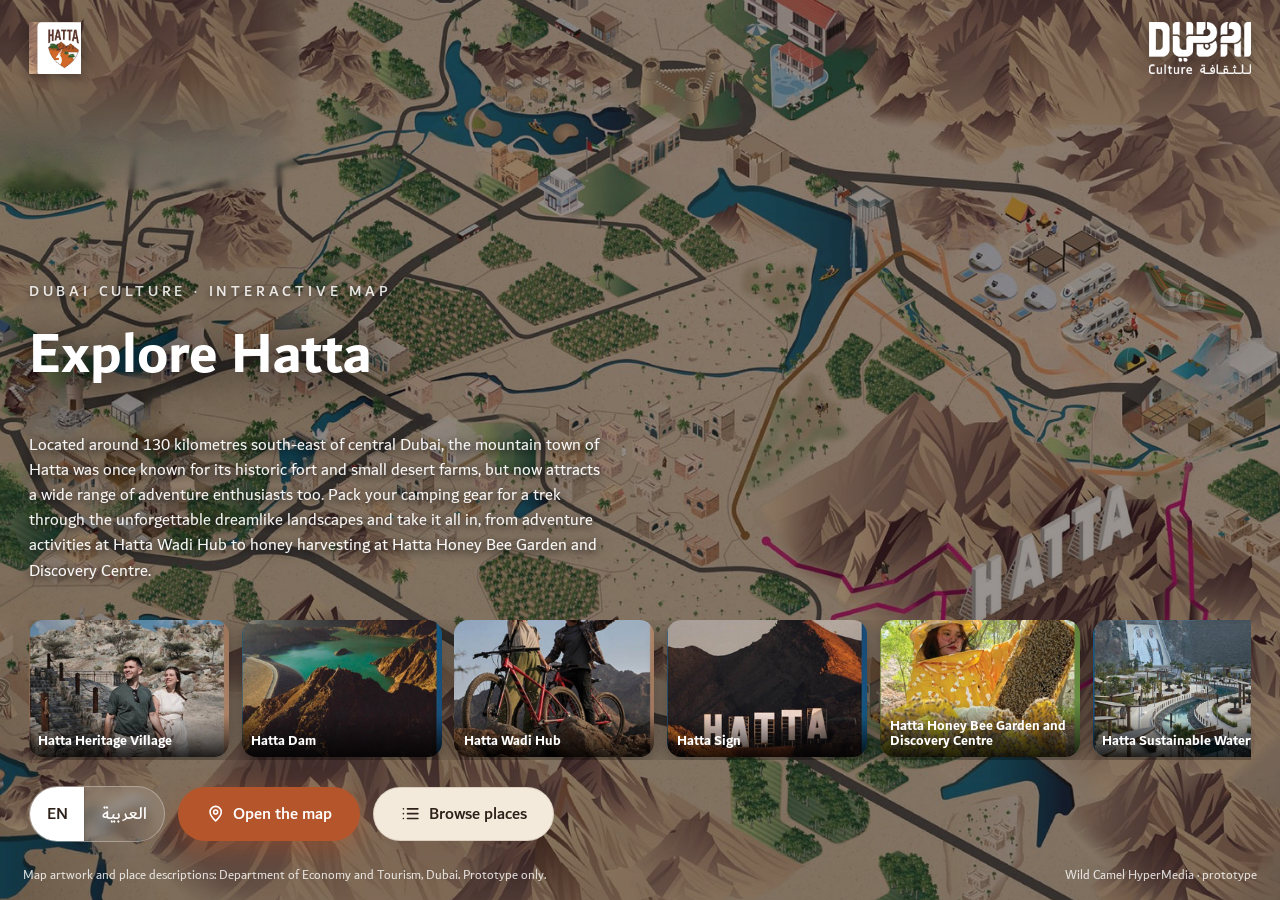
<file: index.html>
<!DOCTYPE html>
<html lang="en">
<head>
  <meta charset="utf-8">
  <meta name="viewport" content="width=device-width, initial-scale=1, maximum-scale=1, viewport-fit=cover">
  <title>Explore Hatta — Interactive Map (prototype)</title>
  <meta name="description" content="Interactive map of Hatta for web and kiosk — Wild Camel HyperMedia prototype for Dubai Culture.">
  <meta name="robots" content="noindex, nofollow">
  <link rel="stylesheet" href="map.css">
  <style>
    /* Demo page shell only — the component itself is fully scoped under #hatta-map-widget */
    html, body { margin: 0; height: 100%; background: #F4EADB; }
    #hatta-map-widget { height: 100vh; height: 100dvh; }
  </style>
</head>
<body>
  <div id="hatta-map-widget" data-lang="en" dir="ltr"></div>

  <!-- data/pois.js makes the prototype work from file:// (kiosk); map.js falls back to fetch(dataUrl) without it -->
  <script src="data/pois.js"></script>
  <script src="map.js"></script>
  <script>
    (function () {
      // Demo switches via URL:  ?mode=kiosk|web  &orientation=auto|landscape|portrait  &lang=en|ar  &landing=0  &idle=60  &art=clean|print
      var q = {};
      window.location.search.replace(/^\?/, '').split('&').forEach(function (kv) {
        if (!kv) return; var p = kv.split('='); q[decodeURIComponent(p[0])] = decodeURIComponent(p[1] || '');
      });
      window.HattaMap.init({
        container: '#hatta-map-widget',
        mode: q.mode === 'kiosk' ? 'kiosk' : 'web',
        orientation: q.orientation || 'auto',
        lang: q.lang || 'en',
        showLangToggle: true,
        showLanding: q.landing !== '0',
        idleSeconds: q.idle ? parseInt(q.idle, 10) : 75,
        dataUrl: 'data/pois.json',
        artwork: q.art === 'print' ? 'print' : 'clean',
        assetsBase: ''
      });
    })();
  </script>
</body>
</html>
</file>
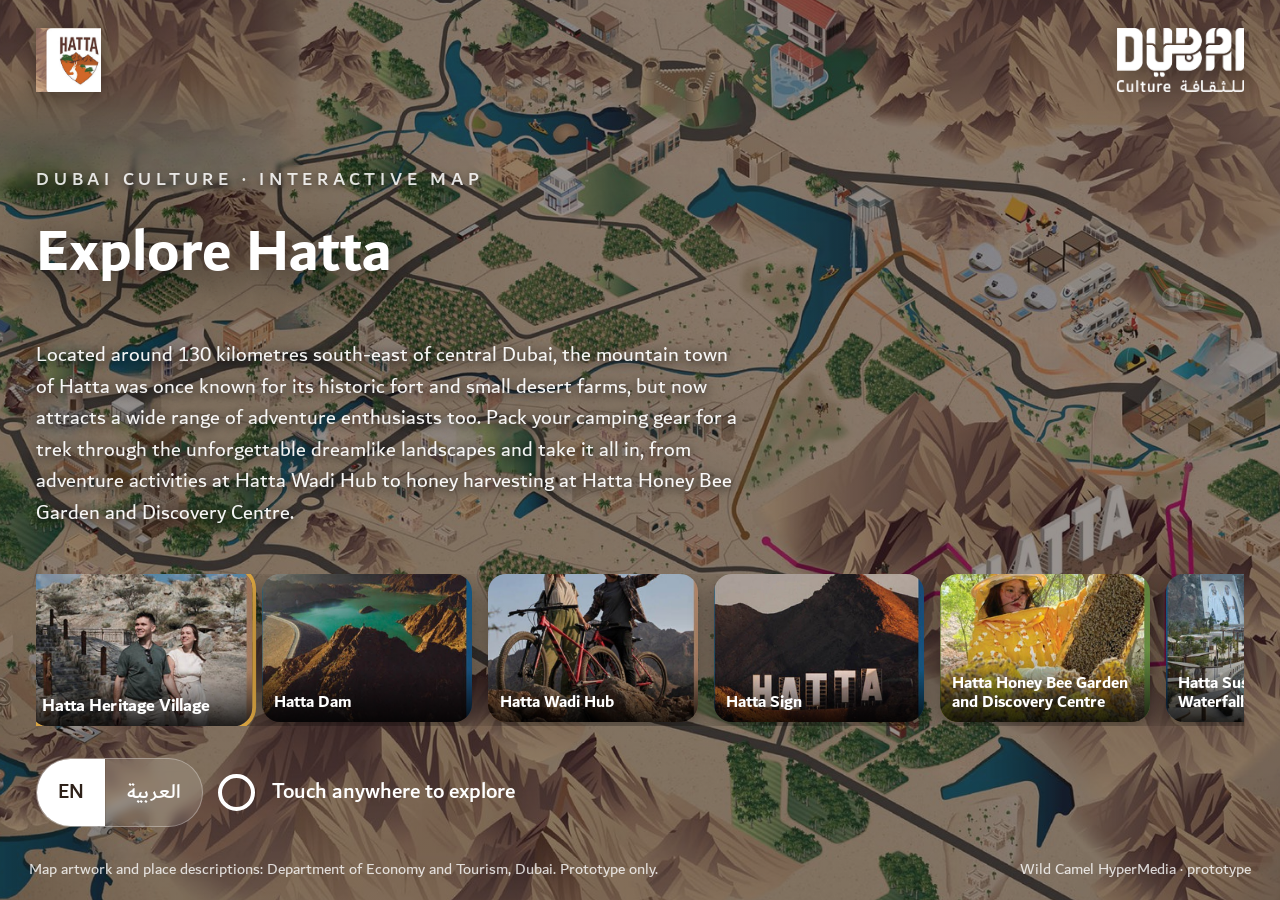
<file: kiosk-portrait.html>
<!DOCTYPE html>
<html lang="en">
<head>
  <meta charset="utf-8">
  <meta name="viewport" content="width=device-width, initial-scale=1, maximum-scale=1, viewport-fit=cover">
  <title>Explore Hatta — Kiosk (portrait)</title>
  <meta name="description" content="Interactive map of Hatta for web and kiosk — Wild Camel HyperMedia prototype for Dubai Culture.">
  <meta name="robots" content="noindex, nofollow">
  <link rel="manifest" href="manifest-kiosk-portrait.webmanifest">
  <meta name="theme-color" content="#FFFDF9">
  <meta name="application-name" content="Explore Hatta">
  <meta name="mobile-web-app-capable" content="yes">
  <meta name="apple-mobile-web-app-capable" content="yes">
  <meta name="apple-mobile-web-app-status-bar-style" content="default">
  <meta name="apple-mobile-web-app-title" content="Hatta Kiosk">
  <link rel="apple-touch-icon" sizes="180x180" href="assets/icons/apple-touch-icon.png">
  <link rel="icon" type="image/png" sizes="32x32" href="assets/icons/favicon-32.png">
  <link rel="icon" type="image/png" sizes="16x16" href="assets/icons/favicon-16.png">
  <link rel="shortcut icon" href="assets/icons/favicon.ico">
  <link rel="stylesheet" href="map.css">
  <style>
    /* Demo page shell only — the component itself is fully scoped under #hatta-map-widget */
    html, body { margin: 0; height: 100%; background: #F4EADB; }
    #hatta-map-widget { height: 100vh; height: 100dvh; }
  </style>
</head>
<body>
  <!-- Kiosk entry page: portrait by default (add to a tablet home screen for a demo); the ?switches still work -->
  <div id="hatta-map-widget" data-lang="en" dir="ltr"></div>

  <!-- data/pois.js makes the prototype work from file:// (kiosk); map.js falls back to fetch(dataUrl) without it -->
  <script src="data/pois.js"></script>
  <script src="map.js"></script>
  <script>
    (function () {
      // Demo switches via URL:  ?mode=kiosk|web  &orientation=auto|landscape|portrait  &lang=en|ar  &landing=0  &idle=60  &art=clean|print
      var q = {};
      window.location.search.replace(/^\?/, '').split('&').forEach(function (kv) {
        if (!kv) return; var p = kv.split('='); q[decodeURIComponent(p[0])] = decodeURIComponent(p[1] || '');
      });
      window.HattaMap.init({
        container: '#hatta-map-widget',
        mode: q.mode === 'web' ? 'web' : 'kiosk',
        orientation: q.orientation || 'portrait',
        lang: q.lang || 'en',
        showLangToggle: true,
        showLanding: q.landing !== '0',
        idleSeconds: q.idle ? parseInt(q.idle, 10) : 75,
        dataUrl: 'data/pois.json',
        artwork: q.art === 'print' ? 'print' : 'clean',
        assetsBase: ''
      });
    })();
  </script>
</body>
</html>
</file>
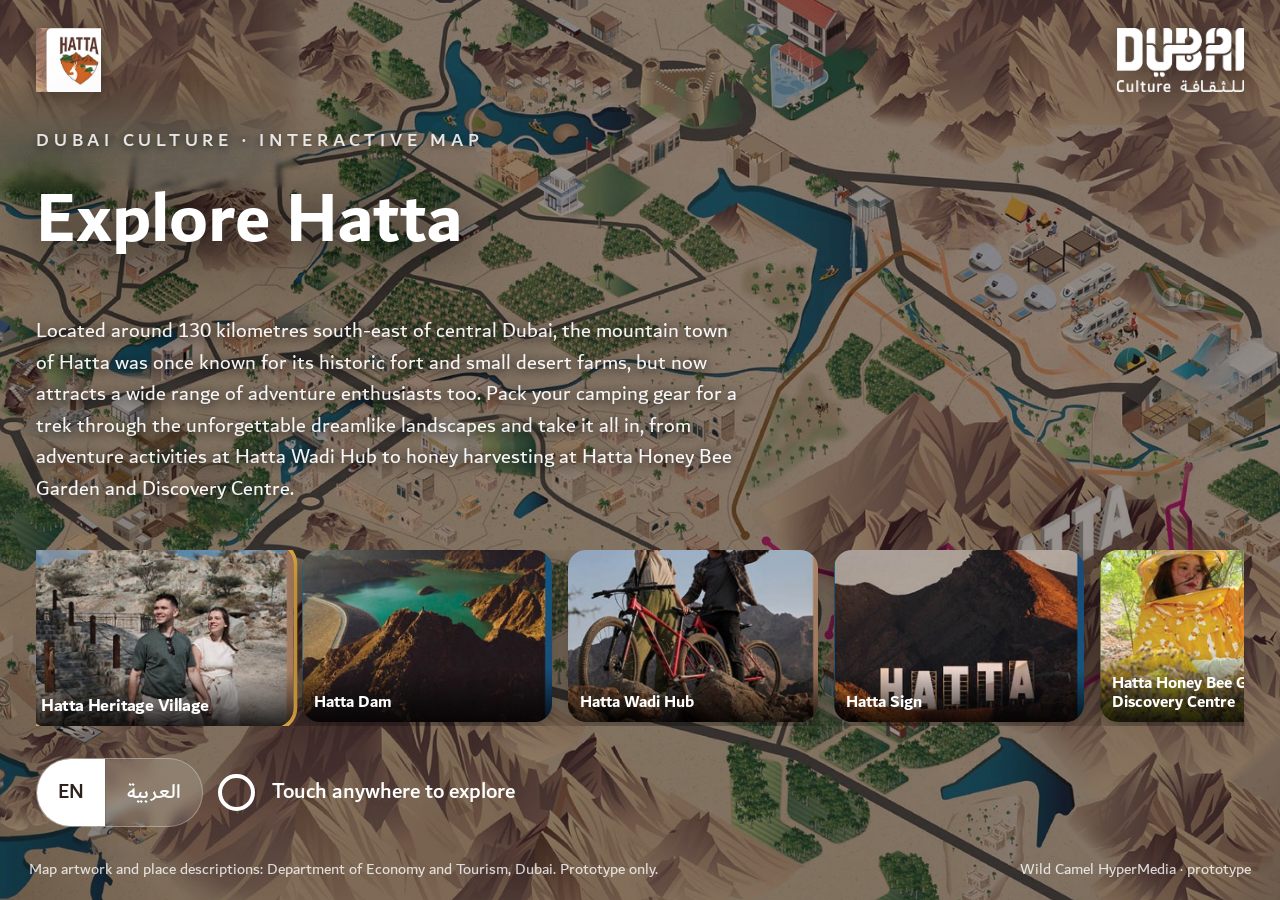
<file: kiosk.html>
<!DOCTYPE html>
<html lang="en">
<head>
  <meta charset="utf-8">
  <meta name="viewport" content="width=device-width, initial-scale=1, maximum-scale=1, viewport-fit=cover">
  <title>Explore Hatta — Kiosk (landscape)</title>
  <meta name="description" content="Interactive map of Hatta for web and kiosk — Wild Camel HyperMedia prototype for Dubai Culture.">
  <meta name="robots" content="noindex, nofollow">
  <link rel="manifest" href="manifest-kiosk.webmanifest">
  <meta name="theme-color" content="#FFFDF9">
  <meta name="application-name" content="Explore Hatta">
  <meta name="mobile-web-app-capable" content="yes">
  <meta name="apple-mobile-web-app-capable" content="yes">
  <meta name="apple-mobile-web-app-status-bar-style" content="default">
  <meta name="apple-mobile-web-app-title" content="Hatta Kiosk">
  <link rel="apple-touch-icon" sizes="180x180" href="assets/icons/apple-touch-icon.png">
  <link rel="icon" type="image/png" sizes="32x32" href="assets/icons/favicon-32.png">
  <link rel="icon" type="image/png" sizes="16x16" href="assets/icons/favicon-16.png">
  <link rel="shortcut icon" href="assets/icons/favicon.ico">
  <link rel="stylesheet" href="map.css">
  <style>
    /* Demo page shell only — the component itself is fully scoped under #hatta-map-widget */
    html, body { margin: 0; height: 100%; background: #F4EADB; }
    #hatta-map-widget { height: 100vh; height: 100dvh; }
  </style>
</head>
<body>
  <!-- Kiosk entry page: landscape by default (add to a tablet home screen for a demo); the ?switches still work -->
  <div id="hatta-map-widget" data-lang="en" dir="ltr"></div>

  <!-- data/pois.js makes the prototype work from file:// (kiosk); map.js falls back to fetch(dataUrl) without it -->
  <script src="data/pois.js"></script>
  <script src="map.js"></script>
  <script>
    (function () {
      // Demo switches via URL:  ?mode=kiosk|web  &orientation=auto|landscape|portrait  &lang=en|ar  &landing=0  &idle=60  &art=clean|print
      var q = {};
      window.location.search.replace(/^\?/, '').split('&').forEach(function (kv) {
        if (!kv) return; var p = kv.split('='); q[decodeURIComponent(p[0])] = decodeURIComponent(p[1] || '');
      });
      window.HattaMap.init({
        container: '#hatta-map-widget',
        mode: q.mode === 'web' ? 'web' : 'kiosk',
        orientation: q.orientation || 'landscape',
        lang: q.lang || 'en',
        showLangToggle: true,
        showLanding: q.landing !== '0',
        idleSeconds: q.idle ? parseInt(q.idle, 10) : 75,
        dataUrl: 'data/pois.json',
        artwork: q.art === 'print' ? 'print' : 'clean',
        assetsBase: ''
      });
    })();
  </script>
</body>
</html>
</file>
<file: map.css>
/* ==========================================================================
   Hatta Interactive Map — prototype stylesheet
   All rules are scoped under #hatta-map-widget (Liferay-friendly, no globals).
   Sizing is em-based so the whole UI scales with the root font-size:
     web 16px · kiosk 20px (set by .hm-kiosk).
   Logical properties (inline-start / inline-end) make RTL automatic.
   ========================================================================== */

@font-face { font-family: "Dubai"; src: url("assets/fonts/Dubai-Light.woff") format("woff");   font-weight: 300; font-style: normal; font-display: swap; }
@font-face { font-family: "Dubai"; src: url("assets/fonts/Dubai-Regular.woff") format("woff"); font-weight: 400; font-style: normal; font-display: swap; }
@font-face { font-family: "Dubai"; src: url("assets/fonts/Dubai-Medium.woff") format("woff");  font-weight: 500; font-style: normal; font-display: swap; }
@font-face { font-family: "Dubai"; src: url("assets/fonts/Dubai-Bold.woff") format("woff");    font-weight: 700; font-style: normal; font-display: swap; }

#hatta-map-widget {
  /* ---- tokens ---- */
  --hm-font: "Dubai", "Segoe UI", Tahoma, Arial, sans-serif;
  --hm-sand: #F4EADB;
  --hm-sand-2: #EADCC6;
  --hm-paper: #FFFDF9;
  --hm-ink: #2E2119;
  --hm-ink-2: #6B5A4E;
  --hm-line: rgba(70, 45, 25, 0.14);
  --hm-accent: #B5552B;      /* Hatta orange */
  --hm-accent-2: #8E3F1D;
  --hm-teal: #1C6E8C;
  --hm-gold: #D9A441;
  --hm-shadow: 0 0.6em 1.6em rgba(50, 30, 10, 0.18);
  --hm-shadow-sm: 0 0.2em 0.6em rgba(50, 30, 10, 0.16);
  --hm-radius: 1.1em;
  --hm-header-h: 4.2em;
  --hm-footer-h: 3.6em;
  --hm-panel-w: 27em;
  --hm-ease: cubic-bezier(.2,.8,.2,1);

  position: relative;
  display: flex;
  flex-direction: column;
  width: 100%;
  height: 100%;
  min-height: 480px;
  overflow: hidden;
  background: var(--hm-sand);
  color: var(--hm-ink);
  font-family: var(--hm-font);
  font-size: 16px;
  line-height: 1.35;
  -webkit-text-size-adjust: 100%;
  -webkit-tap-highlight-color: transparent;
}
#hatta-map-widget.hm-kiosk { font-size: 20px; user-select: none; -webkit-user-select: none; --hm-panel-w: 30em; }
#hatta-map-widget.hm-kiosk.hm-hide-cursor, #hatta-map-widget.hm-kiosk.hm-hide-cursor * { cursor: none !important; }   /* added by map.js after the mouse has been still for a few seconds */
#hatta-map-widget *, #hatta-map-widget *::before, #hatta-map-widget *::after { box-sizing: border-box; }
#hatta-map-widget button { font: inherit; color: inherit; background: none; border: 0; padding: 0; margin: 0; cursor: pointer; }
#hatta-map-widget button:focus-visible, #hatta-map-widget input:focus-visible { outline: 3px solid var(--hm-teal); outline-offset: 2px; }
#hatta-map-widget img { display: block; max-width: 100%; }
#hatta-map-widget [hidden] { display: none !important; }
#hatta-map-widget .hm-sr { position: absolute; width: 1px; height: 1px; overflow: hidden; clip: rect(0 0 0 0); white-space: nowrap; }

/* ---------------------------------------------------------------- header */
#hatta-map-widget .hm-header {
  position: relative; z-index: 30;
  display: flex; align-items: center; gap: 1em;
  height: var(--hm-header-h); padding: 0 1.1em;
  background: var(--hm-paper);
  border-bottom: 1px solid var(--hm-line);
  box-shadow: 0 1px 0 rgba(255,255,255,.6), 0 .3em 1em rgba(50,30,10,.06);
}
#hatta-map-widget .hm-brand { display: flex; align-items: center; gap: .8em; min-width: 0; }
#hatta-map-widget .hm-brand-tile { height: 3em; width: auto; border-radius: .5em; }
#hatta-map-widget .hm-brand-text { display: flex; flex-direction: column; line-height: 1.1; }
#hatta-map-widget .hm-brand-title { font-weight: 700; font-size: 1.15em; letter-spacing: .01em; white-space: nowrap; }
#hatta-map-widget .hm-brand-sub { font-size: .8em; color: var(--hm-ink-2); white-space: nowrap; }
#hatta-map-widget .hm-header-mid { flex: 1; display: flex; justify-content: center; min-width: 0; }
#hatta-map-widget .hm-search { position: relative; width: min(28em, 100%); }
#hatta-map-widget .hm-search input {
  width: 100%; height: 2.6em; padding: 0 2.6em 0 1em; border-radius: 2em;
  border: 1px solid var(--hm-line); background: var(--hm-sand); font: inherit; color: var(--hm-ink);
}
#hatta-map-widget .hm-search input::placeholder { color: var(--hm-ink-2); }
#hatta-map-widget .hm-search svg { position: absolute; inset-inline-end: .9em; top: 50%; width: 1.1em; height: 1.1em; transform: translateY(-50%); fill: none; stroke: var(--hm-ink-2); stroke-width: 2; }
#hatta-map-widget .hm-header-end { display: flex; align-items: center; gap: .6em; }
#hatta-map-widget .hm-home { flex: 0 0 auto; }                                   /* back to the first screen */
#hatta-map-widget[dir="rtl"] .hm-home svg { transform: scaleX(-1); }             /* arrow points "back" in Arabic too */
#hatta-map-widget .hm-header-logo {                                              /* Dubai Culture, top right (top left in RTL) */
  height: 2.5em; width: auto; flex: 0 0 auto;
  margin-inline-start: .5em; padding-inline-start: 1.1em; border-inline-start: 1px solid var(--hm-line);
}

#hatta-map-widget .hm-btn {
  display: inline-flex; align-items: center; justify-content: center; gap: .5em;
  height: 2.6em; padding: 0 1.1em; border-radius: 2em;
  background: var(--hm-sand); color: var(--hm-ink); font-weight: 500; white-space: nowrap;
  border: 1px solid var(--hm-line); transition: background .15s, transform .15s, box-shadow .15s;
}
#hatta-map-widget .hm-btn:hover { background: var(--hm-sand-2); }
#hatta-map-widget .hm-btn:active { transform: scale(.97); }
#hatta-map-widget .hm-btn svg { width: 1.15em; height: 1.15em; fill: none; stroke: currentColor; stroke-width: 2; stroke-linecap: round; stroke-linejoin: round; }
#hatta-map-widget .hm-btn.hm-primary { background: var(--hm-accent); color: #fff; border-color: transparent; }
#hatta-map-widget .hm-btn.hm-primary:hover { background: var(--hm-accent-2); }
#hatta-map-widget .hm-btn.hm-ghost { background: transparent; }
#hatta-map-widget .hm-btn.hm-icon { width: 2.6em; padding: 0; }

#hatta-map-widget .hm-lang { display: inline-flex; border-radius: 2em; border: 1px solid var(--hm-line); overflow: hidden; background: var(--hm-sand); }
#hatta-map-widget .hm-lang button { height: 2.6em; padding: 0 1em; font-weight: 500; color: var(--hm-ink-2); }
#hatta-map-widget .hm-lang button[aria-pressed="true"] { background: var(--hm-ink); color: #fff; }
#hatta-map-widget .hm-lang button + button { border-inline-start: 1px solid var(--hm-line); }

/* ---------------------------------------------------------------- body */
#hatta-map-widget .hm-body { position: relative; flex: 1; display: flex; min-height: 0; }
#hatta-map-widget .hm-mapwrap { position: relative; flex: 1; min-width: 0; min-height: 0; }
#hatta-map-widget .hm-viewport {
  position: absolute; inset: 0; overflow: hidden; touch-action: none; cursor: grab;
  background: #EADFCB radial-gradient(ellipse at 50% 40%, #F3E9DA 0%, #E3D5BE 70%, #D8C7AC 100%);
}
#hatta-map-widget .hm-viewport.hm-dragging { cursor: grabbing; }
#hatta-map-widget .hm-stage { position: absolute; left: 0; top: 0; transform-origin: 0 0; will-change: transform; }
#hatta-map-widget .hm-base { position: absolute; left: 0; top: 0; width: 100%; height: 100%; user-select: none; -webkit-user-drag: none; pointer-events: none; border-radius: 12px; box-shadow: 0 0 0 2px rgba(255,255,255,.5), 0 30px 80px rgba(60,35,10,.25); }
#hatta-map-widget .hm-markers { position: absolute; left: 0; top: 0; width: 100%; height: 100%; }

/* markers ----------------------------------------------------------------- */
/* The marker box is the pin + its tail; the tail tip sits exactly on the place. The label hangs below the
   pin as an absolutely positioned element, so hiding it (collision handling in map.js) never moves the pin. */
#hatta-map-widget .hm-marker {
  --c: var(--hm-accent);
  --d: 2.35em;                                   /* pin diameter */
  position: absolute; left: 0; top: 0;
  width: var(--d); height: calc(var(--d) + .5em);
  transform: translate(-50%, -100%) scale(var(--inv, 1));
  transform-origin: 50% 100%;
  pointer-events: auto;
  transition: opacity .22s;
  z-index: 1;
}
#hatta-map-widget .hm-marker[data-tier="1"] { z-index: 3; }
#hatta-map-widget .hm-marker[data-tier="2"] { z-index: 2; }
#hatta-map-widget .hm-marker[data-tier="3"] { --d: 1.85em; }
#hatta-map-widget .hm-marker.hm-hidden, #hatta-map-widget .hm-marker.hm-collide { opacity: 0; pointer-events: none; }
#hatta-map-widget .hm-pin {
  position: absolute; left: 0; top: 0; width: var(--d); height: var(--d); border-radius: 50%;
  background: var(--c); color: #fff;
  display: grid; place-items: center;
  box-shadow: 0 0 0 .16em #fff, 0 .25em .6em rgba(40,20,5,.35);
  transition: transform .18s var(--hm-ease);
}
#hatta-map-widget .hm-pin::after {
  content: ""; position: absolute; left: 50%; bottom: -.5em; width: .85em; height: .85em;
  background: #fff; transform: translateX(-50%) rotate(45deg); border-radius: .1em; z-index: -1;
  clip-path: polygon(0 0, 100% 0, 100% 100%);
}
#hatta-map-widget .hm-pin svg { width: 56%; height: 56%; fill: currentColor; }
#hatta-map-widget .hm-marker[data-tier="3"] .hm-pin::after { width: .65em; height: .65em; bottom: -.38em; }
#hatta-map-widget .hm-marker.hm-featured .hm-pin { box-shadow: 0 0 0 .16em #fff, 0 0 0 .34em var(--hm-gold), 0 .25em .6em rgba(40,20,5,.35); }
#hatta-map-widget .hm-label {
  position: absolute; top: calc(100% + .35em); left: 50%; transform: translateX(-50%);
  width: max-content; max-width: 10.5em; padding: .22em .55em; border-radius: .55em;
  background: rgba(255,253,249,.94); color: var(--hm-ink);
  font-size: .76em; font-weight: 500; line-height: 1.2; text-align: center;
  box-shadow: 0 .15em .45em rgba(40,20,5,.2);
  transition: opacity .2s;
}
#hatta-map-widget .hm-marker.hm-lab-top .hm-label { top: auto; bottom: calc(100% + .35em); }
#hatta-map-widget .hm-marker.hm-lab-right .hm-label { top: calc(var(--d) / 2); left: calc(100% + .35em); transform: translateY(-50%); text-align: start; }
#hatta-map-widget .hm-marker.hm-lab-left .hm-label { top: calc(var(--d) / 2); left: auto; right: calc(100% + .35em); transform: translateY(-50%); text-align: end; }
#hatta-map-widget .hm-marker.hm-nolabel .hm-label,
#hatta-map-widget .hm-marker.hm-nolabel-c .hm-label { display: none; }
#hatta-map-widget .hm-marker:hover { z-index: 9; }
#hatta-map-widget .hm-marker:hover .hm-label, #hatta-map-widget .hm-marker:focus-visible .hm-label { display: block; }
#hatta-map-widget .hm-marker:hover .hm-pin, #hatta-map-widget .hm-marker:focus-visible .hm-pin { transform: scale(1.12); }
#hatta-map-widget .hm-marker.hm-active { z-index: 10; }
#hatta-map-widget .hm-marker.hm-active .hm-pin { transform: scale(1.3); box-shadow: 0 0 0 .16em #fff, 0 0 0 .42em var(--c), 0 .5em 1em rgba(40,20,5,.4); }
#hatta-map-widget .hm-marker.hm-active .hm-label { display: block; top: calc(100% + .9em); bottom: auto; left: 50%; right: auto; transform: translateX(-50%); text-align: center; background: var(--hm-ink); color: #fff; font-weight: 700; }
#hatta-map-widget .hm-marker.hm-dim { opacity: .28; }
@keyframes hm-pulse { 0% { box-shadow: 0 0 0 0 rgba(181,85,43,.55); } 100% { box-shadow: 0 0 0 1.6em rgba(181,85,43,0); } }
#hatta-map-widget .hm-marker.hm-active .hm-pin::before { content: ""; position: absolute; inset: 0; border-radius: 50%; animation: hm-pulse 1.4s ease-out infinite; }

/* chips ------------------------------------------------------------------ */
#hatta-map-widget .hm-chips {
  position: absolute; z-index: 20; top: 1em; inset-inline-start: 1em; inset-inline-end: 6.5em;
  display: flex; gap: .5em; overflow-x: auto; padding: .25em; scrollbar-width: none; -ms-overflow-style: none;
  mask-image: linear-gradient(90deg, #000 92%, transparent); -webkit-mask-image: linear-gradient(90deg, #000 92%, transparent);
}
#hatta-map-widget .hm-chips::-webkit-scrollbar { display: none; }
#hatta-map-widget .hm-chip {
  --c: var(--hm-ink);
  flex: 0 0 auto; display: inline-flex; align-items: center; gap: .45em;
  height: 2.5em; padding: 0 1em 0 .7em; border-radius: 2em;
  background: rgba(255,253,249,.95); color: var(--hm-ink); font-weight: 500; white-space: nowrap;
  box-shadow: var(--hm-shadow-sm); border: 2px solid transparent; transition: background .15s, transform .15s;
}
#hatta-map-widget .hm-chip .hm-dot { width: .8em; height: .8em; border-radius: 50%; background: var(--c); box-shadow: 0 0 0 2px #fff; }
#hatta-map-widget .hm-chip[aria-pressed="true"] { background: var(--c); color: #fff; }
#hatta-map-widget .hm-chip[aria-pressed="true"] .hm-dot { background: #fff; box-shadow: none; }
#hatta-map-widget .hm-chip:active { transform: scale(.96); }

/* zoom controls ------------------------------------------------------------ */
#hatta-map-widget .hm-zoom {
  position: absolute; z-index: 20; inset-inline-end: 1em; bottom: 1em; display: flex; flex-direction: column; gap: .5em;
}
#hatta-map-widget .hm-zoom button {
  width: 2.8em; height: 2.8em; border-radius: 50%; background: var(--hm-paper); color: var(--hm-ink);
  display: grid; place-items: center; box-shadow: var(--hm-shadow-sm); border: 1px solid var(--hm-line);
}
#hatta-map-widget .hm-zoom button:hover { background: var(--hm-sand); }
#hatta-map-widget .hm-zoom button svg { width: 1.3em; height: 1.3em; fill: none; stroke: currentColor; stroke-width: 2.2; stroke-linecap: round; stroke-linejoin: round; }
#hatta-map-widget .hm-hint {
  position: absolute; z-index: 20; inset-inline-start: 1em; bottom: 1em; padding: .4em .9em; border-radius: 2em;
  background: rgba(46,33,25,.75); color: #fff; font-size: .85em; pointer-events: none; transition: opacity .4s;
}
#hatta-map-widget .hm-hint.hm-fade { opacity: 0; }

/* ---------------------------------------------------------------- panel */
#hatta-map-widget .hm-panel {
  position: relative; z-index: 25; flex: 0 0 var(--hm-panel-w); width: var(--hm-panel-w); max-width: 100%;
  background: var(--hm-paper); border-inline-start: 1px solid var(--hm-line);
  box-shadow: -0.5em 0 2em rgba(50,30,10,.12);
  display: flex; flex-direction: column; min-height: 0;
  transition: flex-basis .35s var(--hm-ease), width .35s var(--hm-ease), transform .35s var(--hm-ease);
}
#hatta-map-widget[dir="rtl"] .hm-panel { box-shadow: 0.5em 0 2em rgba(50,30,10,.12); }
#hatta-map-widget .hm-panel[hidden] { display: none !important; }
#hatta-map-widget .hm-panel-head { display: flex; align-items: center; justify-content: space-between; gap: .5em; padding: .9em 1.1em .6em; }
#hatta-map-widget .hm-panel-title { font-weight: 700; font-size: 1.1em; }
#hatta-map-widget .hm-close { width: 2.4em; height: 2.4em; border-radius: 50%; background: var(--hm-sand); display: grid; place-items: center; }
#hatta-map-widget .hm-close svg { width: 1.1em; height: 1.1em; fill: none; stroke: currentColor; stroke-width: 2.4; stroke-linecap: round; }
#hatta-map-widget .hm-panel-body { flex: 1; overflow-y: auto; overscroll-behavior: contain; -webkit-overflow-scrolling: touch; padding: 0 1.1em 1.4em; }
#hatta-map-widget .hm-panel-body::-webkit-scrollbar { width: .5em; }
#hatta-map-widget .hm-panel-body::-webkit-scrollbar-thumb { background: var(--hm-sand-2); border-radius: 1em; }

/* POI detail */
#hatta-map-widget .hm-hero { position: relative; border-radius: var(--hm-radius); overflow: hidden; aspect-ratio: 16 / 9; background: var(--hm-sand-2); }
#hatta-map-widget .hm-hero img { width: 100%; height: 100%; object-fit: cover; transform: scale(1.04); }
#hatta-map-widget .hm-hero.hm-hero-icon { display: grid; place-items: center; background: var(--c, var(--hm-accent)); color: #fff; aspect-ratio: 16 / 7; }
#hatta-map-widget .hm-hero.hm-hero-icon svg { width: 3.4em; height: 3.4em; fill: currentColor; opacity: .95; }
#hatta-map-widget .hm-badges { display: flex; flex-wrap: wrap; gap: .4em; margin: .9em 0 .5em; }
#hatta-map-widget .hm-badge { display: inline-flex; align-items: center; gap: .4em; padding: .2em .7em; border-radius: 2em; font-size: .78em; font-weight: 500; background: var(--hm-sand); color: var(--hm-ink-2); }
#hatta-map-widget .hm-badge .hm-dot { width: .7em; height: .7em; border-radius: 50%; background: var(--c, var(--hm-ink)); }
#hatta-map-widget .hm-badge.hm-badge-featured { background: #FBF0D6; color: #8A5A00; }
#hatta-map-widget .hm-poi-name { font-size: 1.45em; font-weight: 700; line-height: 1.15; margin: .1em 0 .05em; }
#hatta-map-widget .hm-poi-name-alt { color: var(--hm-ink-2); font-size: 1em; margin-bottom: .6em; }
#hatta-map-widget .hm-rule { width: 3em; height: .22em; background: var(--hm-accent); border-radius: 1em; margin: .3em 0 .8em; }
#hatta-map-widget .hm-desc { font-size: 1em; line-height: 1.55; color: var(--hm-ink); }
#hatta-map-widget .hm-note { margin-top: .8em; font-size: .78em; color: var(--hm-ink-2); }
#hatta-map-widget .hm-actions { display: flex; flex-wrap: wrap; gap: .6em; margin-top: 1.1em; }
#hatta-map-widget .hm-qr { display: flex; align-items: center; gap: 1em; margin-top: 1.1em; padding: .9em; border-radius: var(--hm-radius); background: var(--hm-sand); }
#hatta-map-widget .hm-qr img { width: 7em; height: 7em; border-radius: .6em; background: #fff; padding: .3em; }
#hatta-map-widget .hm-qr-text { font-size: .9em; line-height: 1.35; }
#hatta-map-widget .hm-qr-text strong { display: block; font-size: 1.05em; margin-bottom: .2em; }
#hatta-map-widget .hm-navsheet { display: grid; gap: .5em; margin-top: .8em; }
#hatta-map-widget .hm-navsheet a {
  display: flex; align-items: center; justify-content: space-between; gap: .6em; padding: .8em 1em; border-radius: .9em;
  background: var(--hm-sand); color: var(--hm-ink); text-decoration: none; font-weight: 500;
}
#hatta-map-widget .hm-navsheet a:hover { background: var(--hm-sand-2); }
#hatta-map-widget .hm-navsheet a svg { width: 1.1em; height: 1.1em; fill: none; stroke: currentColor; stroke-width: 2; }

/* directory */
#hatta-map-widget .hm-dir-tabs { display: flex; gap: .4em; flex-wrap: wrap; margin: 0 0 .9em; }
#hatta-map-widget .hm-dir-tab { padding: .35em .8em; border-radius: 2em; background: var(--hm-sand); font-size: .85em; font-weight: 500; color: var(--hm-ink-2); }
#hatta-map-widget .hm-dir-tab[aria-pressed="true"] { background: var(--hm-ink); color: #fff; }
#hatta-map-widget .hm-section { margin: 1em 0 .5em; font-size: .78em; font-weight: 700; letter-spacing: .12em; text-transform: uppercase; color: var(--hm-ink-2); }
#hatta-map-widget .hm-cards { display: grid; grid-template-columns: 1fr 1fr; gap: .7em; }
#hatta-map-widget .hm-card { position: relative; border-radius: .9em; overflow: hidden; aspect-ratio: 4 / 3; background: var(--hm-sand-2); text-align: start; color: #fff; }
#hatta-map-widget .hm-card img { position: absolute; inset: 0; width: 100%; height: 100%; object-fit: cover; transform: scale(1.04); transition: transform .3s; }
#hatta-map-widget .hm-card:hover img { transform: scale(1.1); }
#hatta-map-widget .hm-card span { position: absolute; inset: auto 0 0 0; padding: 1.6em .7em .6em; font-weight: 700; font-size: .9em; line-height: 1.15; background: linear-gradient(transparent, rgba(20,10,5,.85)); }
#hatta-map-widget .hm-rows { display: flex; flex-direction: column; }
#hatta-map-widget .hm-row {
  display: flex; align-items: center; gap: .8em; padding: .6em .3em; border-bottom: 1px solid var(--hm-line); text-align: start; width: 100%;
}
#hatta-map-widget .hm-row:hover { background: var(--hm-sand); }
#hatta-map-widget .hm-row .hm-row-pin { flex: 0 0 auto; width: 2.2em; height: 2.2em; border-radius: 50%; background: var(--c); color: #fff; display: grid; place-items: center; }
#hatta-map-widget .hm-row .hm-row-pin svg { width: 1.2em; height: 1.2em; fill: currentColor; }
#hatta-map-widget .hm-row-text { flex: 1; min-width: 0; }
#hatta-map-widget .hm-row-name { font-weight: 500; }
#hatta-map-widget .hm-row-sub { font-size: .8em; color: var(--hm-ink-2); }
#hatta-map-widget .hm-row svg.hm-chev { width: 1em; height: 1em; fill: none; stroke: var(--hm-ink-2); stroke-width: 2; }
#hatta-map-widget .hm-empty { padding: 2em 0; text-align: center; color: var(--hm-ink-2); }

/* about */
#hatta-map-widget .hm-about p { line-height: 1.55; }
#hatta-map-widget .hm-kv { display: grid; gap: .5em; margin-top: .6em; }
#hatta-map-widget .hm-kv div { padding: .7em .9em; border-radius: .8em; background: var(--hm-sand); }
#hatta-map-widget .hm-kv b { display: inline-block; min-width: 3em; color: var(--hm-accent); }

/* ---------------------------------------------------------------- footer */
#hatta-map-widget .hm-footer {
  position: relative; z-index: 30; display: flex; align-items: center; justify-content: space-between; gap: 1em;
  height: var(--hm-footer-h); padding: 0 1.1em; background: var(--hm-paper); border-top: 1px solid var(--hm-line);
}
#hatta-map-widget .hm-footer-brand { display: flex; align-items: center; gap: .8em; color: var(--hm-ink-2); font-size: .8em; }
#hatta-map-widget .hm-footer-actions { display: flex; gap: .6em; }

/* ---------------------------------------------------------------- landing / attract */
#hatta-map-widget .hm-landing {
  position: absolute; inset: 0; z-index: 60; overflow: hidden; color: #fff; display: flex; flex-direction: column;
  background: #2b1a10;
}
#hatta-map-widget .hm-landing-bg { position: absolute; inset: -6%; width: 112%; max-width: none; height: 112%; object-fit: cover; opacity: .55; filter: saturate(.8); }
#hatta-map-widget .hm-landing.hm-animate .hm-landing-bg { animation: hm-kenburns 40s ease-in-out infinite alternate; }
@keyframes hm-kenburns { 0% { transform: scale(1) translate(0, 0); } 100% { transform: scale(1.18) translate(-3%, 2%); } }
#hatta-map-widget .hm-landing::before { content: ""; position: absolute; inset: 0; background: linear-gradient(180deg, rgba(20,10,5,.55) 0%, rgba(20,10,5,.35) 30%, rgba(20,10,5,.92) 100%), linear-gradient(90deg, rgba(20,10,5,.85) 0%, rgba(20,10,5,.6) 40%, rgba(20,10,5,.1) 75%); }
#hatta-map-widget[dir="rtl"] .hm-landing::before { background: linear-gradient(180deg, rgba(20,10,5,.55) 0%, rgba(20,10,5,.35) 30%, rgba(20,10,5,.92) 100%), linear-gradient(270deg, rgba(20,10,5,.85) 0%, rgba(20,10,5,.6) 40%, rgba(20,10,5,.1) 75%); }
#hatta-map-widget .hm-landing-top { position: relative; display: flex; align-items: center; justify-content: space-between; padding: 1.4em 1.8em; }
#hatta-map-widget .hm-landing-top img { height: 3.2em; width: auto; filter: drop-shadow(0 .2em .5em rgba(0,0,0,.4)); }
#hatta-map-widget .hm-landing-main { position: relative; flex: 1; display: flex; flex-direction: column; justify-content: flex-end; padding: 0 1.8em 1.6em; gap: 1.2em; }
#hatta-map-widget .hm-landing-kicker { font-size: .95em; letter-spacing: .25em; text-transform: uppercase; opacity: .85; font-weight: 500; }
#hatta-map-widget .hm-landing-title { font-size: 3.6em; font-weight: 700; line-height: 1; margin: .1em 0 .2em; text-shadow: 0 .1em .6em rgba(0,0,0,.7), 0 0 2em rgba(0,0,0,.5); }
#hatta-map-widget .hm-landing-intro { max-width: 34em; font-size: 1.05em; line-height: 1.5; opacity: .95; text-shadow: 0 .1em .5em rgba(0,0,0,.9), 0 0 1.5em rgba(0,0,0,.6); }
#hatta-map-widget .hm-landing-kicker { text-shadow: 0 .1em .4em rgba(0,0,0,.6); }
#hatta-map-widget .hm-landing-actions { display: flex; flex-wrap: wrap; align-items: center; gap: .8em; margin-top: .4em; }
#hatta-map-widget .hm-landing .hm-btn { height: 3.2em; padding: 0 1.6em; font-size: 1.05em; }
#hatta-map-widget .hm-landing .hm-btn.hm-primary { box-shadow: 0 .5em 1.5em rgba(181,85,43,.45); }
#hatta-map-widget .hm-landing .hm-lang { background: rgba(255,255,255,.12); border-color: rgba(255,255,255,.3); backdrop-filter: blur(6px); }
#hatta-map-widget .hm-landing .hm-lang button { color: #fff; height: 3.2em; font-size: 1.05em; }
#hatta-map-widget .hm-landing .hm-lang button[aria-pressed="true"] { background: #fff; color: var(--hm-ink); }
#hatta-map-widget .hm-landing-touch { display: none; align-items: center; gap: .8em; font-size: 1.1em; font-weight: 500; }
#hatta-map-widget .hm-landing.hm-attract .hm-landing-touch { display: inline-flex; }
#hatta-map-widget .hm-landing-touch .hm-ring { width: 1.6em; height: 1.6em; border-radius: 50%; border: .18em solid #fff; position: relative; }
#hatta-map-widget .hm-landing-touch .hm-ring::after { content: ""; position: absolute; inset: -.18em; border-radius: 50%; border: .18em solid #fff; animation: hm-ring 1.8s ease-out infinite; }
@keyframes hm-ring { 0% { transform: scale(1); opacity: .9; } 100% { transform: scale(2.2); opacity: 0; } }
#hatta-map-widget .hm-landing-cards { position: relative; display: flex; gap: .8em; overflow: hidden; padding-bottom: .2em; }
#hatta-map-widget .hm-landing-card { flex: 0 0 12.5em; height: 8.6em; border-radius: .9em; overflow: hidden; position: relative; box-shadow: 0 .4em 1.2em rgba(0,0,0,.4); transition: transform .5s var(--hm-ease), opacity .5s; }
#hatta-map-widget .hm-landing-card img { width: 100%; height: 100%; object-fit: cover; }
#hatta-map-widget .hm-landing-card span { position: absolute; inset: auto 0 0 0; padding: 1.4em .7em .55em; font-weight: 700; font-size: .85em; line-height: 1.15; background: linear-gradient(transparent, rgba(0,0,0,.8)); }
#hatta-map-widget .hm-landing-card.hm-lead { transform: scale(1.06); box-shadow: 0 0 0 .18em var(--hm-gold), 0 .5em 1.4em rgba(0,0,0,.5); }
#hatta-map-widget .hm-landing-foot { position: relative; display: flex; align-items: center; justify-content: space-between; gap: 1em; padding: 0 1.8em 1.2em; font-size: .8em; opacity: .8; }
#hatta-map-widget .hm-landing-foot img { height: 2.4em; width: auto; }
#hatta-map-widget .hm-landing.hm-out { animation: hm-fadeout .45s forwards; pointer-events: none; }
@keyframes hm-fadeout { to { opacity: 0; } }

/* ---------------------------------------------------------------- portrait layout */
#hatta-map-widget.hm-portrait .hm-body { flex-direction: column; }
#hatta-map-widget.hm-portrait .hm-mapwrap { flex: 1 1 auto; }
#hatta-map-widget.hm-portrait .hm-panel {
  flex: 0 0 auto; width: 100%; height: 52%; max-height: 62%;
  border-inline-start: 0; border-top: 1px solid var(--hm-line);
  border-radius: var(--hm-radius) var(--hm-radius) 0 0; box-shadow: 0 -0.5em 2em rgba(50,30,10,.14);
  margin-top: calc(-1 * var(--hm-radius));
}
#hatta-map-widget.hm-portrait .hm-panel::before { content: ""; display: block; width: 3em; height: .3em; border-radius: 1em; background: var(--hm-sand-2); margin: .5em auto 0; }
#hatta-map-widget.hm-portrait .hm-panel-head { padding-top: .4em; }
#hatta-map-widget.hm-portrait .hm-panel.hm-tall { height: 70%; max-height: 74%; }
#hatta-map-widget.hm-portrait .hm-poi { display: grid; grid-template-columns: minmax(14em, 38%) 1fr; gap: 1.3em; align-items: start; }
#hatta-map-widget.hm-portrait .hm-poi .hm-hero { aspect-ratio: 4 / 3; }
#hatta-map-widget.hm-portrait .hm-poi .hm-badges { margin-top: 0; }
#hatta-map-widget.hm-portrait .hm-qr { margin-top: 1em; }
#hatta-map-widget.hm-portrait .hm-cards { grid-template-columns: 1fr 1fr 1fr; }
#hatta-map-widget.hm-portrait .hm-brand-sub { display: none; }
#hatta-map-widget.hm-portrait .hm-header-mid { display: none; }
#hatta-map-widget.hm-portrait .hm-landing-title { font-size: 3em; }
#hatta-map-widget.hm-portrait .hm-landing-card { flex-basis: 10.5em; height: 7.4em; }

/* narrow screens (mobile web) */
@media (max-width: 720px) {
  #hatta-map-widget { font-size: 15px; }
  #hatta-map-widget .hm-header { padding: 0 .8em; gap: .6em; }
  #hatta-map-widget .hm-header-mid { display: none; }
  #hatta-map-widget .hm-brand-sub { display: none; }
  #hatta-map-widget .hm-header-logo { height: 2.1em; margin-inline-start: .2em; padding-inline-start: .7em; }
  #hatta-map-widget .hm-landing-title { font-size: 2.6em; }
  #hatta-map-widget .hm-landing-intro { font-size: .95em; }
  #hatta-map-widget .hm-landing-cards { display: none; }
  #hatta-map-widget .hm-chips { inset-inline-end: 1em; }
  #hatta-map-widget .hm-brand { flex: 1; min-width: 0; }
  #hatta-map-widget .hm-brand-title { overflow: hidden; text-overflow: ellipsis; font-size: 1.05em; }
  #hatta-map-widget .hm-poi { display: block; }
  #hatta-map-widget.hm-portrait .hm-poi .hm-hero { aspect-ratio: 16 / 9; }
}
@media (max-width: 480px) {
  #hatta-map-widget .hm-header .hm-btn span { display: none; }
  #hatta-map-widget .hm-header .hm-btn { width: 2.6em; padding: 0; }
  #hatta-map-widget .hm-header .hm-brand-text { display: none; }                 /* the Hatta tile carries the name */
  #hatta-map-widget .hm-header .hm-brand { gap: 0; }
  #hatta-map-widget .hm-lang button { padding: 0 .7em; }
  /* header language switch shows only the other language (one button) so the row fits a phone */
  #hatta-map-widget .hm-header .hm-lang button[aria-pressed="true"] { display: none; }
  #hatta-map-widget .hm-header .hm-lang button { border-inline-start: 0; background: var(--hm-sand); color: var(--hm-ink); }
}

/* reduced motion */
@media (prefers-reduced-motion: reduce) {
  #hatta-map-widget * { animation: none !important; transition: none !important; }
}
</file>
